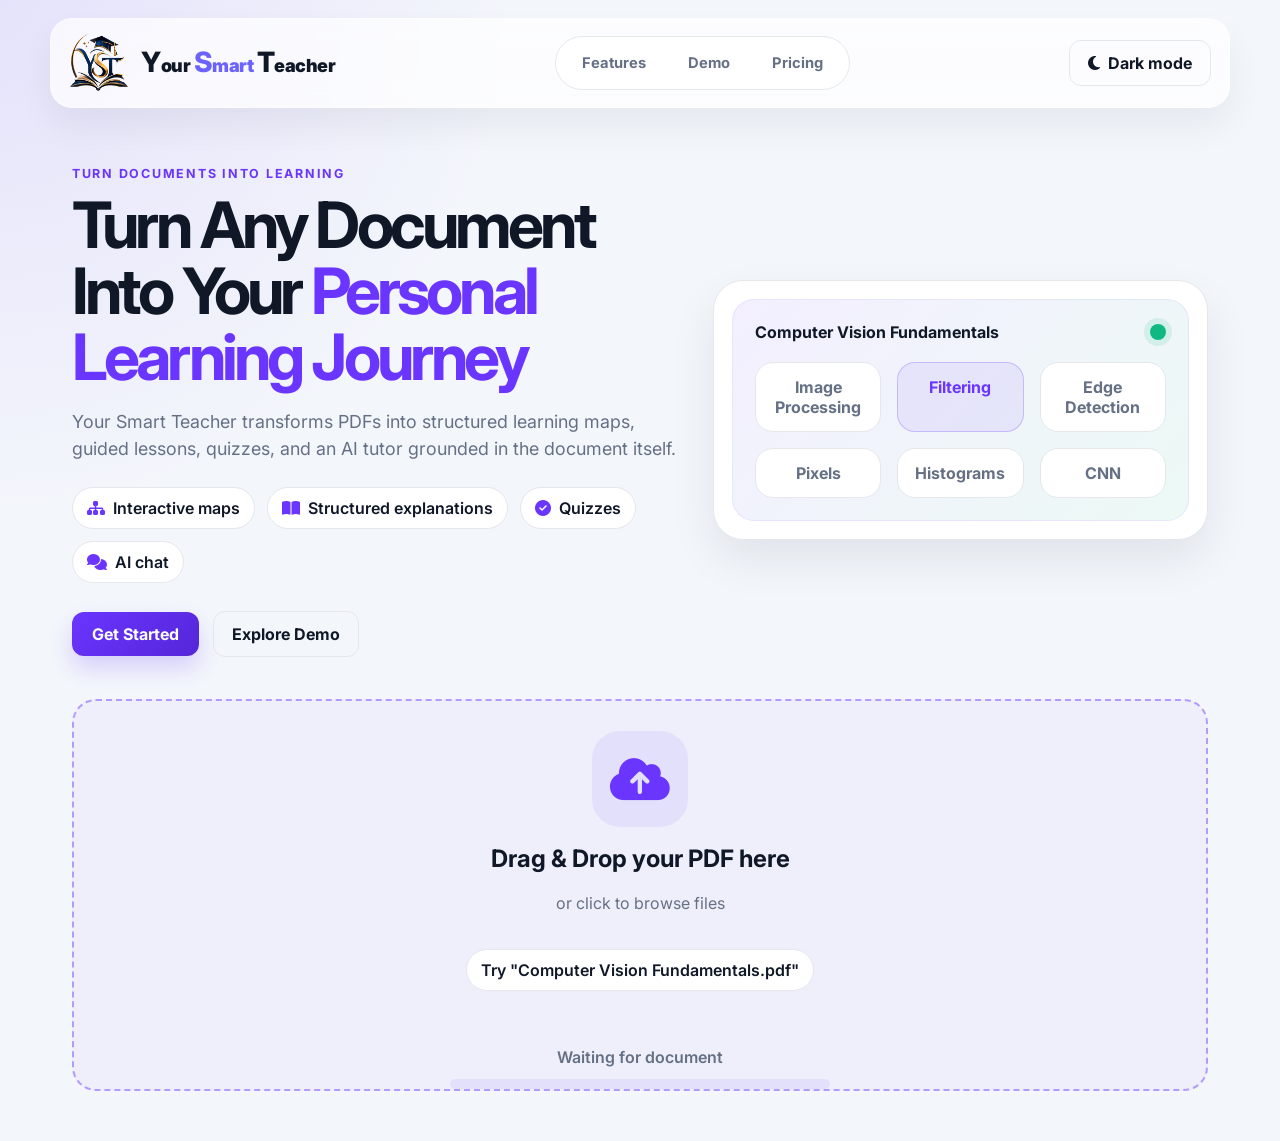
<file: index.html>
<!doctype html>
<html lang="en">
  <head>
    <meta charset="UTF-8" />
    <meta name="viewport" content="width=device-width, initial-scale=1.0" />
    <title>Your Smart Teacher</title>
    <link rel="stylesheet" href="css/style.css" />
    <link
      rel="stylesheet"
      href="https://cdnjs.cloudflare.com/ajax/libs/font-awesome/6.4.0/css/all.min.css"
    />
    <link rel="preconnect" href="https://fonts.googleapis.com" />
    <link rel="preconnect" href="https://fonts.gstatic.com" crossorigin />
    <link
      href="https://fonts.googleapis.com/css2?family=Inter:wght@400;500;600;700;800&display=swap"
      rel="stylesheet"
    />
  </head>
  <body class="landing-shell">
    <header class="landing-header">
      <div class="logo-wrap">
        <img
          src="assets/images/logo.png"
          alt="Your Smart Teacher"
          class="logo"
        />
        <div class="name-up">
          <span class="brand-name"
            ><span class="brand-initial">Y</span>our
            <span class="smart-word"
              ><span class="brand-initial">S</span>mart</span
            >
<span 
              ><span class="brand-initial">T</span>eacher</span
            >
        </div>
      </div>

      <nav class="top-nav">
        <a href="#features">Features</a>
        <a href="#demo">Demo</a>
        <a href="#pricing">Pricing</a>
      </nav>

      <button
        class="btn-outline"
        id="themeToggleButton"
        onclick="toggleTheme()"
      >
        <i class="fas fa-moon"></i>
        Dark mode
      </button>
    </header>

    <main class="hero">
      <div class="hero-copy">
        <p class="eyebrow">Turn documents into learning</p>
        <h1>
          Turn Any Document Into Your
          <span class="text-accent">Personal Learning Journey</span>
        </h1>
        <p class="lead">
          Your Smart Teacher transforms PDFs into structured learning maps,
          guided lessons, quizzes, and an AI tutor grounded in the document
          itself.
        </p>

        <div class="hero-features">
          <span class="feature-chip"
            ><i class="fas fa-sitemap text-accent"></i> Interactive maps</span
          >
          <span class="feature-chip"
            ><i class="fas fa-book-open text-accent"></i> Structured
            explanations</span
          >
          <span class="feature-chip"
            ><i class="fas fa-circle-check text-accent"></i> Quizzes</span
          >
          <span class="feature-chip"
            ><i class="fas fa-comments text-accent"></i> AI chat</span
          >
        </div>

        <div class="hero-actions">
          <button class="btn-primary" id="startUploadBtn">Get Started</button>
          <button
            class="btn-outline"
            onclick="window.location.href = 'dashboard.html'"
          >
            Explore Demo
          </button>
        </div>
      </div>

      <div class="hero-preview" id="demo">
        <div class="preview-card">
          <div class="preview-top">
            <div>
              <strong>Computer Vision Fundamentals</strong>
            </div>
            <span class="preview-swatch"></span>
          </div>

          <div class="map-preview">
            <div class="preview-node">Image Processing</div>
            <div class="preview-node current">Filtering</div>
            <div class="preview-node">Edge Detection</div>
            <div class="preview-node">Pixels</div>
            <div class="preview-node">Histograms</div>
            <div class="preview-node">CNN</div>
          </div>
        </div>
      </div>
    </main>

    <section class="upload-panel">
      <div class="upload-zone" id="uploadZone">
        <input type="file" id="pdfInput" accept=".pdf" class="hidden-input" />
        <button class="remove-file" aria-label="Remove file">
          <i class="fas fa-xmark"></i>
        </button>

        <div class="upload-content">
          <div class="upload-icon"><i class="fas fa-cloud-upload-alt"></i></div>
          <h2>Drag & Drop your PDF here</h2>
          <p class="text-secondary">or click to browse files</p>
          <div class="tag-sample mt-20">
            <span class="feature-chip"
              >Try "Computer Vision Fundamentals.pdf"</span
            >
          </div>
        </div>

        <div class="file-meta"></div>
        <div class="upload-status">Waiting for document</div>
        <div class="upload-progress">
          <span class="upload-progress-bar"></span>
        </div>
      </div>
    </section>

    <script src="js/data.js"></script>
    <script src="js/app.js"></script>
  </body>
</html>
</file>
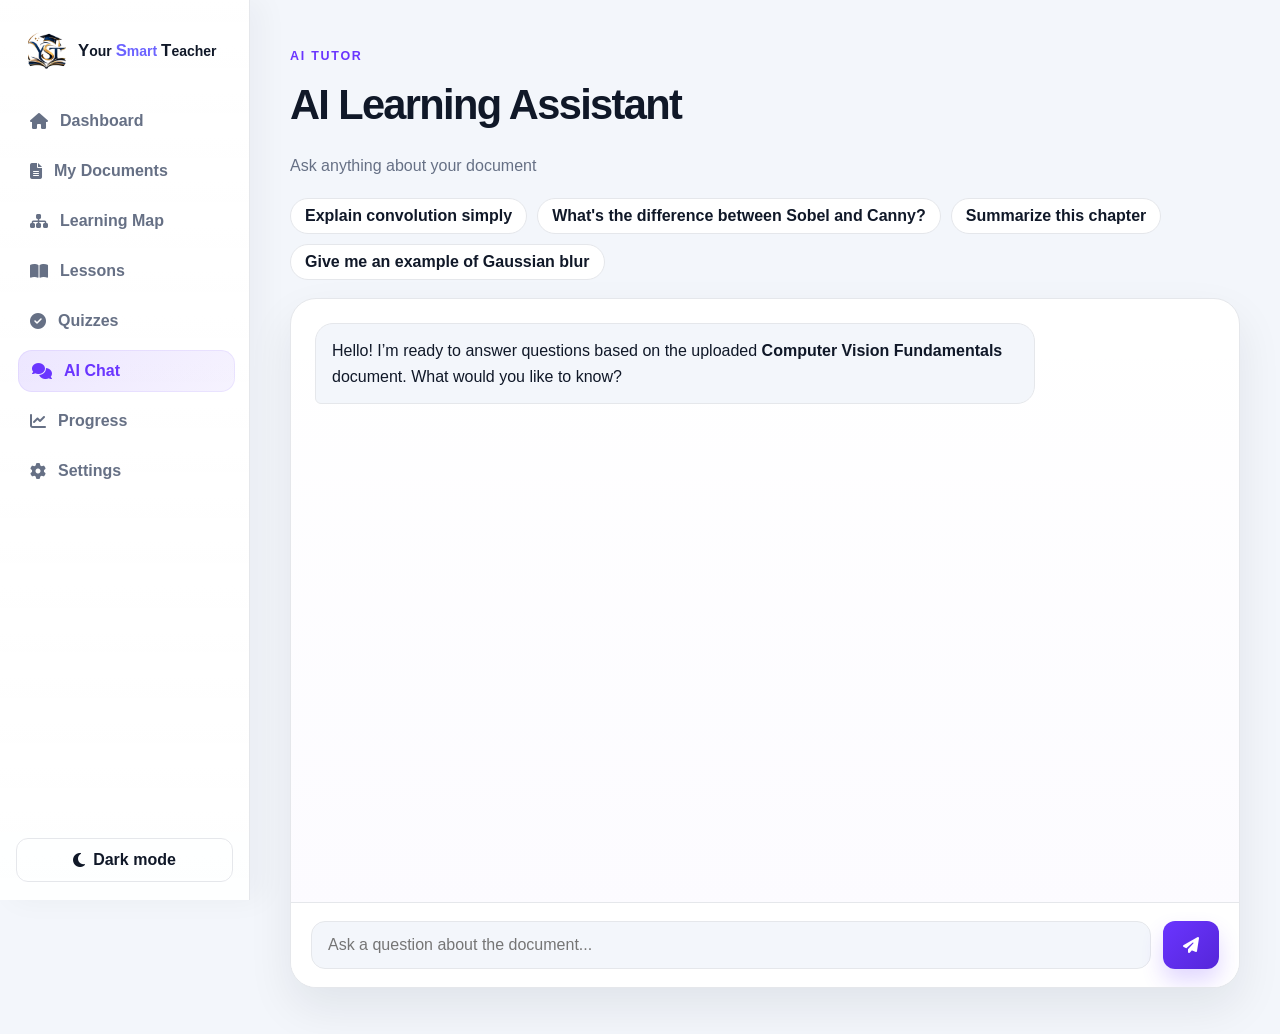
<file: chat.html>
<!doctype html>
<html lang="en">
  <head>
    <meta charset="UTF-8" />
    <meta name="viewport" content="width=device-width, initial-scale=1.0" />
    <title>AI Chat - Your Smart Teacher</title>
    <link rel="stylesheet" href="css/style.css" />
    <link rel="stylesheet" href="https://cdnjs.cloudflare.com/ajax/libs/font-awesome/6.4.0/css/all.min.css" />
  </head>
  <body>
    <div class="app-layout">
      <aside class="sidebar" id="sidebar"></aside>

      <main class="main-content">
        <div class="chat-layout">
          <header class="page-header" style="margin-bottom: 18px;">
            <div>
              <p class="eyebrow">AI Tutor</p>
              <h1>AI Learning Assistant</h1>
            </div>
          </header>

          <p class="text-secondary mb-20">Ask anything about your document</p>

          <div class="chat-toolbar">
            <button class="suggested-q" data-question="Explain convolution simply">Explain convolution simply</button>
            <button class="suggested-q" data-question="What's the difference between Sobel and Canny?">What's the difference between Sobel and Canny?</button>
            <button class="suggested-q" data-question="Summarize this chapter">Summarize this chapter</button>
            <button class="suggested-q" data-question="Give me an example of Gaussian blur">Give me an example of Gaussian blur</button>
          </div>

          <div class="chat-wrapper">
            <div class="chat-history" id="chatHistory">
              <div class="chat-msg ai-msg">
                Hello! I’m ready to answer questions based on the uploaded <strong>Computer Vision Fundamentals</strong> document. What would you like to know?
              </div>
            </div>

            <div class="chat-input-area">
              <input type="text" id="chatInput" placeholder="Ask a question about the document..." />
              <button class="btn-primary" id="sendBtn"><i class="fas fa-paper-plane"></i></button>
            </div>
          </div>
        </div>
      </main>
    </div>

    <script src="js/data.js"></script>
    <script src="js/app.js"></script>
    <script src="js/chat.js"></script>
  </body>
</html>
</file>
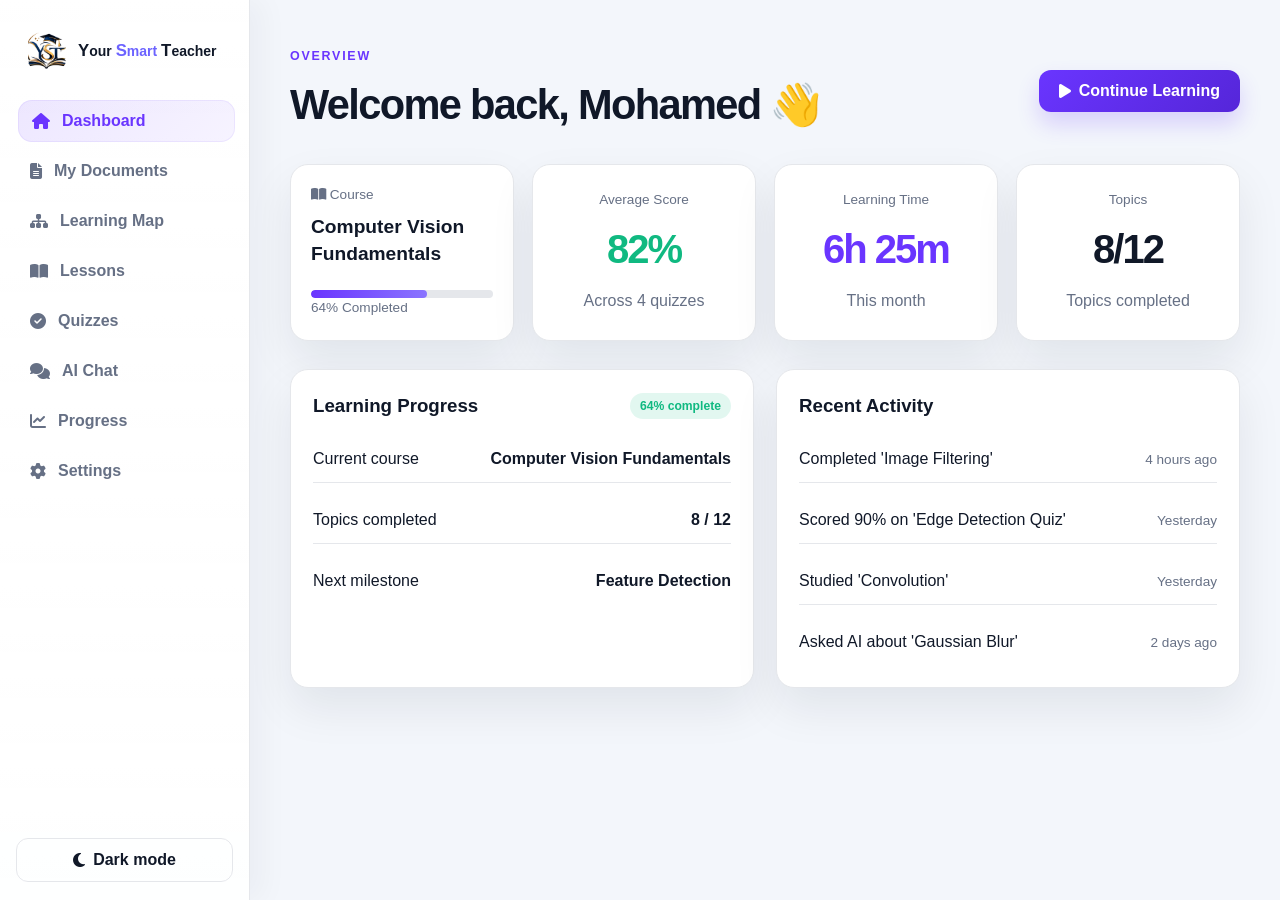
<file: dashboard.html>
<!doctype html>
<html lang="en">
  <head>
    <meta charset="UTF-8" />
    <meta name="viewport" content="width=device-width, initial-scale=1.0" />
    <title>Dashboard - Your Smart Teacher</title>
    <link rel="stylesheet" href="css/style.css" />
    <link rel="stylesheet" href="https://cdnjs.cloudflare.com/ajax/libs/font-awesome/6.4.0/css/all.min.css" />
  </head>
  <body>
    <div class="app-layout">
      <aside class="sidebar" id="sidebar"></aside>

      <main class="main-content">
        <header class="page-header">
          <div>
            <p class="eyebrow">Overview</p>
            <h1>Welcome back, Mohamed 👋</h1>
          </div>
          <button class="btn-primary" onclick="window.location.href='learning.html?lesson=image-filtering'">
            <i class="fas fa-play"></i> Continue Learning
          </button>
        </header>

        <section class="stats-grid" id="dashboardStats"></section>

        <div class="content-grid">
          <section class="card" style="padding: 22px;">
            <div class="section-header">
              <h3>Learning Progress</h3>
              <span class="badge success">64% complete</span>
            </div>
            <div class="list-stack">
              <div class="list-item">
                <span>Current course</span>
                <strong>Computer Vision Fundamentals</strong>
              </div>
              <div class="list-item">
                <span>Topics completed</span>
                <strong>8 / 12</strong>
              </div>
              <div class="list-item">
                <span>Next milestone</span>
                <strong>Feature Detection</strong>
              </div>
            </div>
          </section>

          <section class="card" style="padding: 22px;">
            <div class="section-header">
              <h3>Recent Activity</h3>
            </div>
            <div class="activity-list" id="recentActivity"></div>
          </section>
        </div>
      </main>
    </div>

    <script src="js/data.js"></script>
    <script src="js/app.js"></script>
    <script src="js/dashboard.js"></script>
  </body>
</html>
</file>
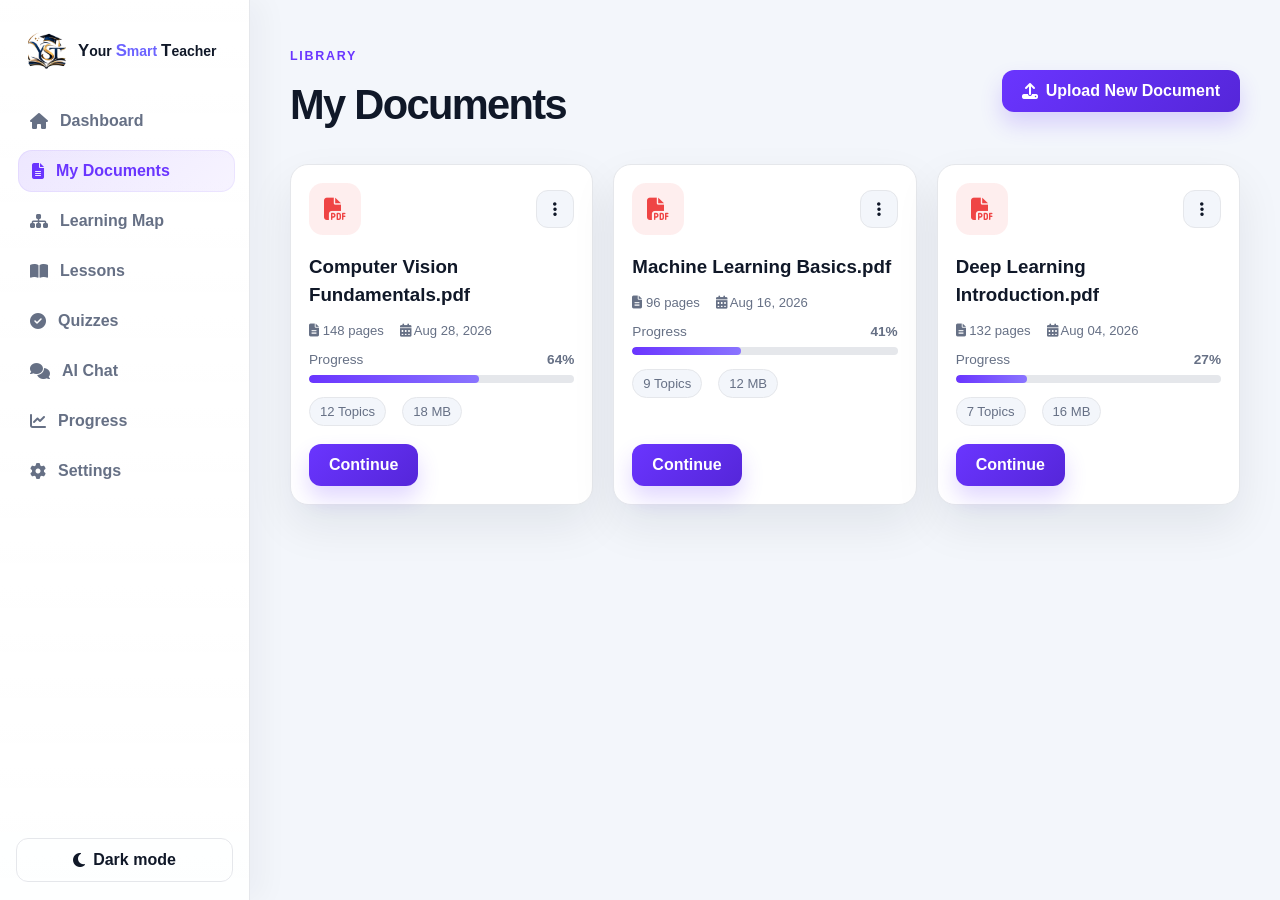
<file: documents.html>
<!doctype html>
<html lang="en">
  <head>
    <meta charset="UTF-8" />
    <meta name="viewport" content="width=device-width, initial-scale=1.0" />
    <title>My Documents - Your Smart Teacher</title>
    <link rel="stylesheet" href="css/style.css" />
    <link
      rel="stylesheet"
      href="https://cdnjs.cloudflare.com/ajax/libs/font-awesome/6.4.0/css/all.min.css"
    />
  </head>
  <body>
    <div class="app-layout">
      <aside class="sidebar" id="sidebar"></aside>

      <main class="main-content">
        <div class="page-header">
          <div>
            <p class="eyebrow">Library</p>
            <h1>My Documents</h1>
          </div>
          <button class="btn-primary" id="uploadNewDocumentBtn">
            <i class="fas fa-upload"></i> Upload New Document
          </button>
        </div>

        <div class="document-grid" id="documentGrid"></div>
      </main>
    </div>

    <script src="js/data.js"></script>
    <script src="js/app.js"></script>
    <script src="js/documents.js"></script>
  </body>
</html>
</file>
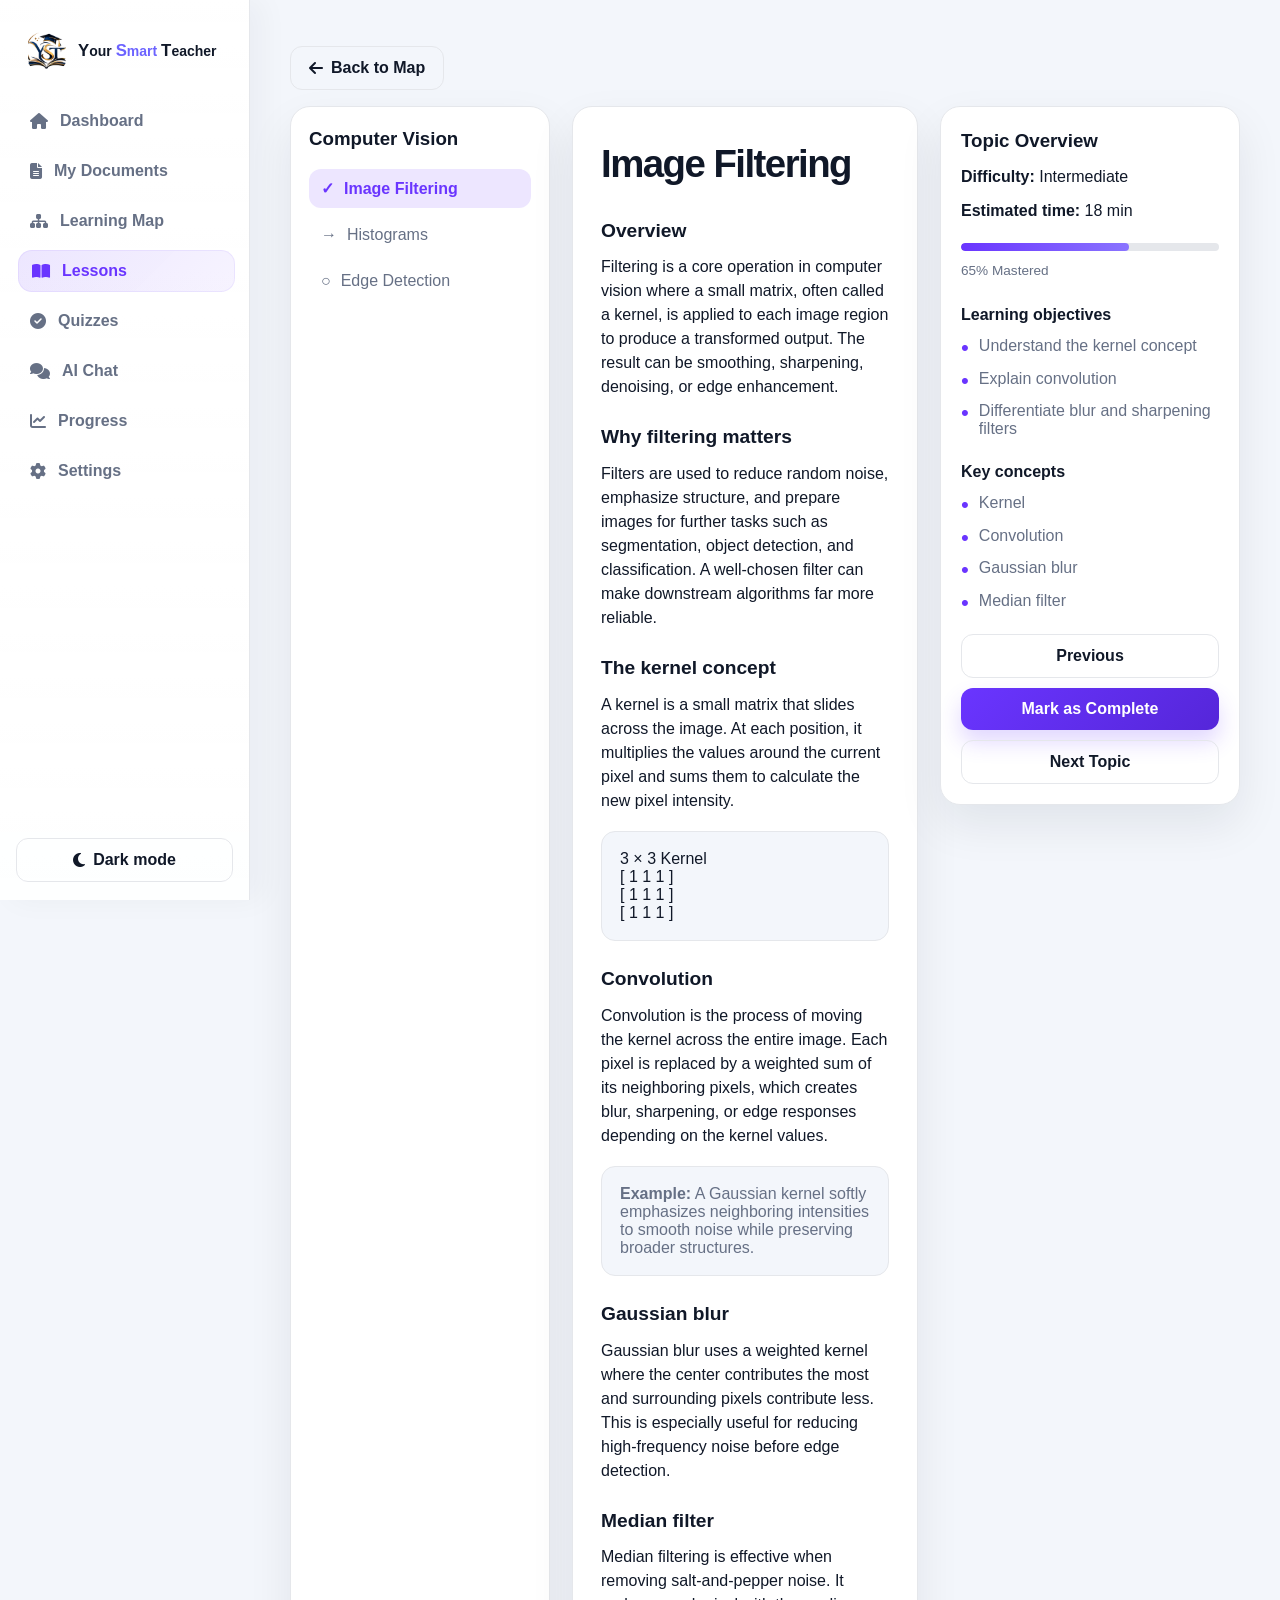
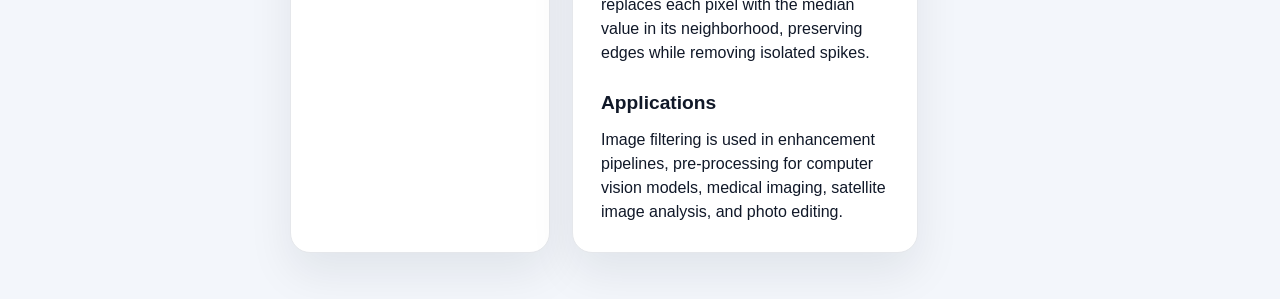
<file: learning.html>
<!doctype html>
<html lang="en">
  <head>
    <meta charset="UTF-8" />
    <meta name="viewport" content="width=device-width, initial-scale=1.0" />
    <title>Lesson - Your Smart Teacher</title>
    <link rel="stylesheet" href="css/style.css" />
    <link rel="stylesheet" href="https://cdnjs.cloudflare.com/ajax/libs/font-awesome/6.4.0/css/all.min.css" />
  </head>
  <body>
    <div class="app-layout">
      <aside class="sidebar" id="sidebar"></aside>

      <main class="main-content">
        <div class="page-header" style="margin-bottom: 16px;">
          <button class="btn-outline" onclick="window.location.href='mindmap.html'">
            <i class="fas fa-arrow-left"></i> Back to Map
          </button>
        </div>

        <div class="lesson-layout">
          <aside class="lesson-nav">
            <div class="section-header">
              <h3>Computer Vision</h3>
            </div>
            <ul class="lesson-topic-list" id="lessonNavList"></ul>
          </aside>

          <article class="lesson-content">
            <h1 id="lessonTitle">Loading lesson...</h1>
            <div id="lessonBody"></div>
          </article>

          <aside class="lesson-meta">
            <div id="lessonMeta"></div>
            <div class="lesson-actions">
              <button class="btn-outline" id="prevLessonBtn">Previous</button>
              <button class="btn-primary" id="markCompleteBtn">Mark as Complete</button>
              <button class="btn-outline" id="nextLessonBtn">Next Topic</button>
            </div>
          </aside>
        </div>
      </main>
    </div>

    <script src="js/data.js"></script>
    <script src="js/app.js"></script>
    <script src="js/learning.js"></script>
  </body>
</html>
</file>
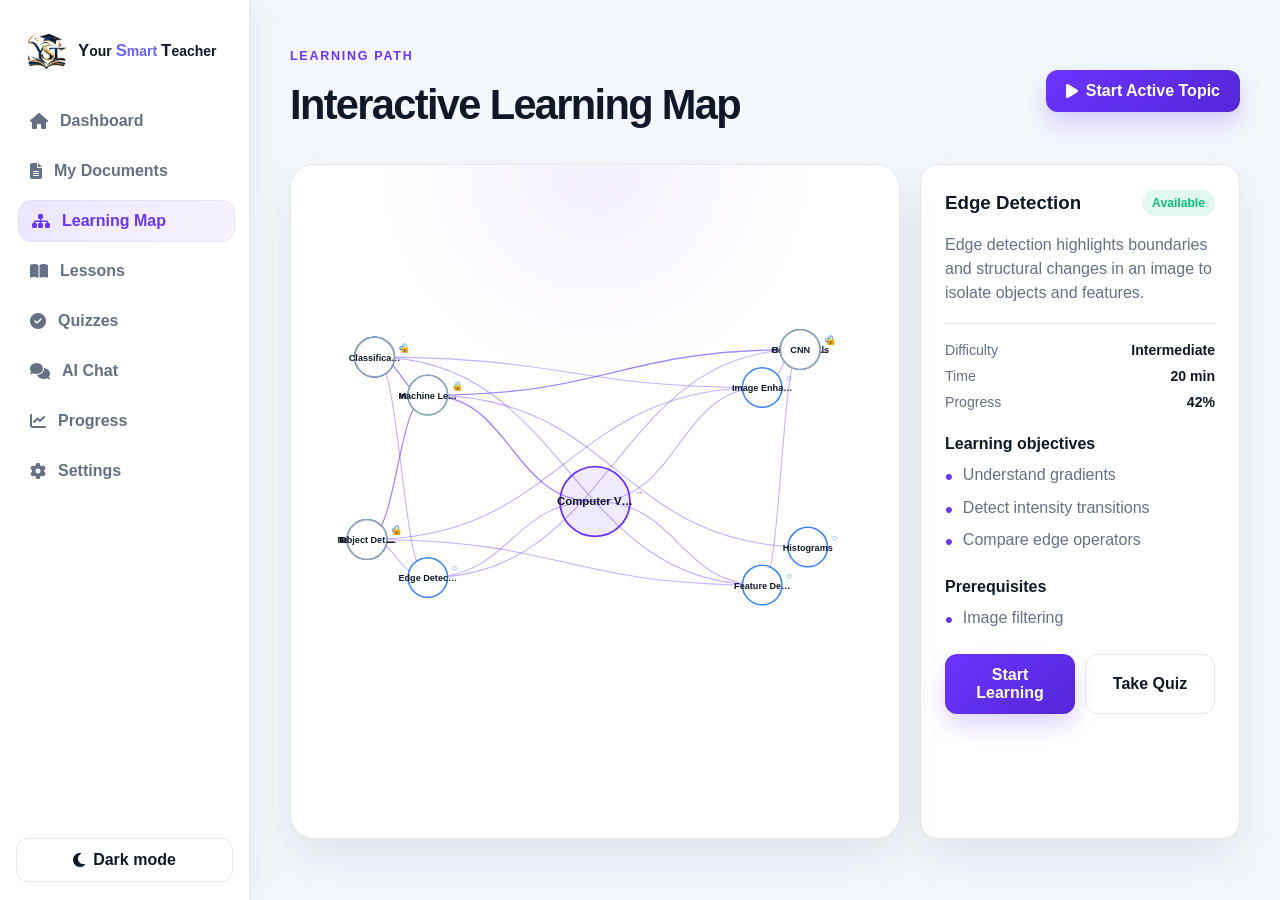
<file: mindmap.html>
<!doctype html>
<html lang="en">
  <head>
    <meta charset="UTF-8" />
    <meta name="viewport" content="width=device-width, initial-scale=1.0" />
    <title>Learning Map - Your Smart Teacher</title>
    <link rel="stylesheet" href="css/style.css" />
    <link rel="stylesheet" href="https://cdnjs.cloudflare.com/ajax/libs/font-awesome/6.4.0/css/all.min.css" />
  </head>
  <body>
    <div class="app-layout">
      <aside class="sidebar" id="sidebar"></aside>

      <main class="main-content">
        <div class="page-header">
          <div>
            <p class="eyebrow">Learning Path</p>
            <h1>Interactive Learning Map</h1>
          </div>
          <button class="btn-primary" onclick="window.location.href='learning.html?lesson=image-filtering'">
            <i class="fas fa-play"></i> Start Active Topic
          </button>
        </div>

        <div class="mindmap-shell">
          <div class="mindmap-stage card" id="mindmapContainer"></div>
          <aside class="card mindmap-panel" id="topicDetails"></aside>
        </div>
      </main>
    </div>

    <script src="js/data.js"></script>
    <script src="js/app.js"></script>
    <script src="js/mindmap.js"></script>
  </body>
</html>
</file>
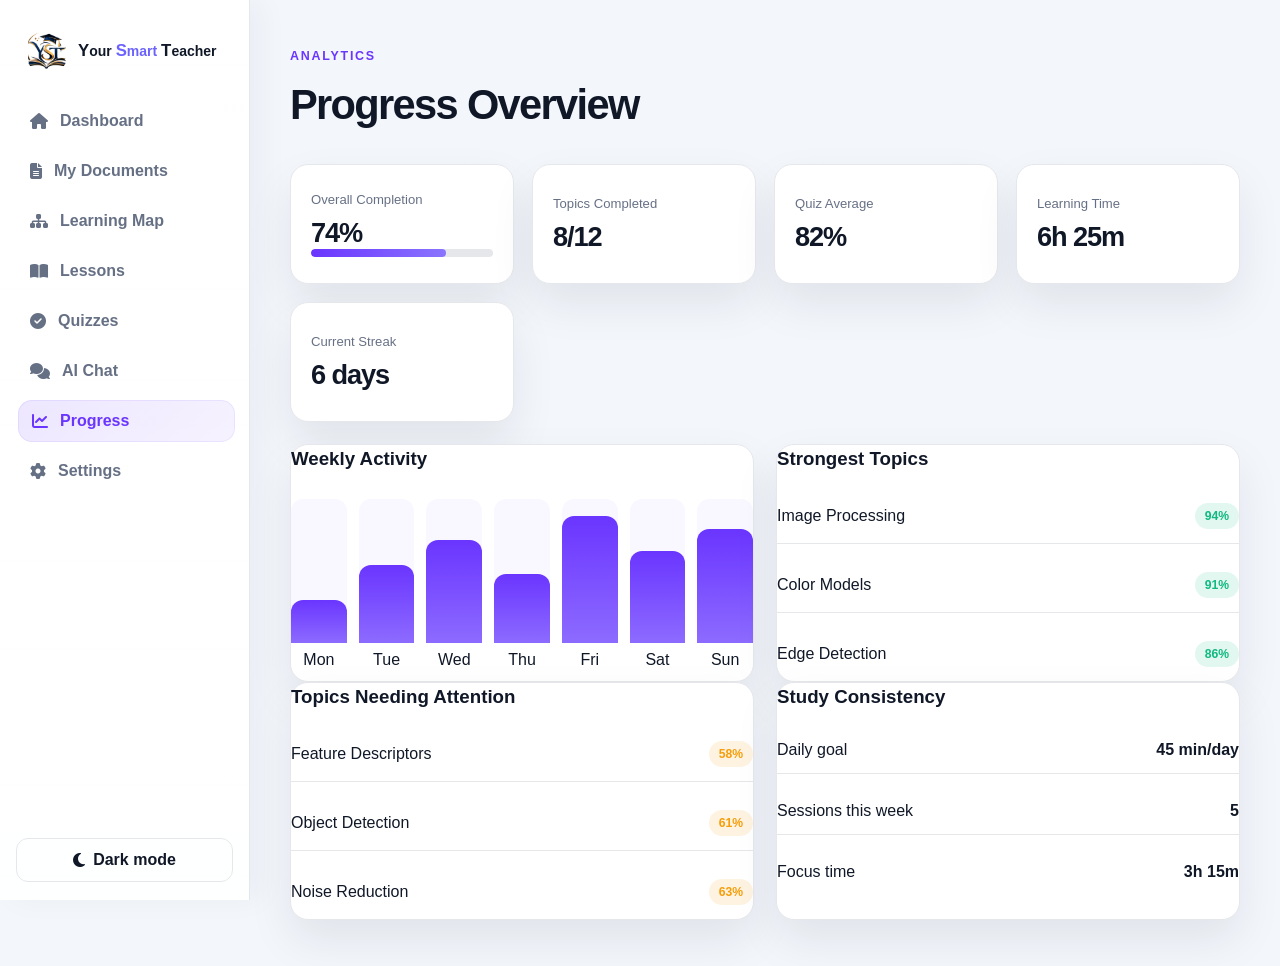
<file: progress.html>
<!doctype html>
<html lang="en">
  <head>
    <meta charset="UTF-8" />
    <meta name="viewport" content="width=device-width, initial-scale=1.0" />
    <title>Progress - Your Smart Teacher</title>
    <link rel="stylesheet" href="css/style.css" />
    <link
      rel="stylesheet"
      href="https://cdnjs.cloudflare.com/ajax/libs/font-awesome/6.4.0/css/all.min.css"
    />
  </head>
  <body>
    <div class="app-layout">
      <aside class="sidebar" id="sidebar"></aside>

      <main class="main-content">
        <div class="page-header">
          <div>
            <p class="eyebrow">Analytics</p>
            <h1>Progress Overview</h1>
          </div>
        </div>

        <div class="progress-summary" id="progressSummary"></div>
        <div class="content-grid progress-grid">
          <section class="card">
            <div class="section-header">
              <h3>Weekly Activity</h3>
            </div>
            <div id="weeklyProgressChart" class="weekly-progress-chart"></div>
          </section>

          <section class="card">
            <div class="section-header">
              <h3>Strongest Topics</h3>
            </div>
            <div id="strongestTopics" class="list-stack"></div>
          </section>
        </div>

        <div class="content-grid">
          <section class="card">
            <div class="section-header">
              <h3>Topics Needing Attention</h3>
            </div>
            <div id="weakTopics" class="list-stack"></div>
          </section>

          <section class="card">
            <div class="section-header">
              <h3>Study Consistency</h3>
            </div>
            <div id="studyConsistency" class="list-stack"></div>
          </section>
        </div>
      </main>
    </div>

    <script src="js/data.js"></script>
    <script src="js/app.js"></script>
    <script src="js/progress.js"></script>
  </body>
</html>
</file>
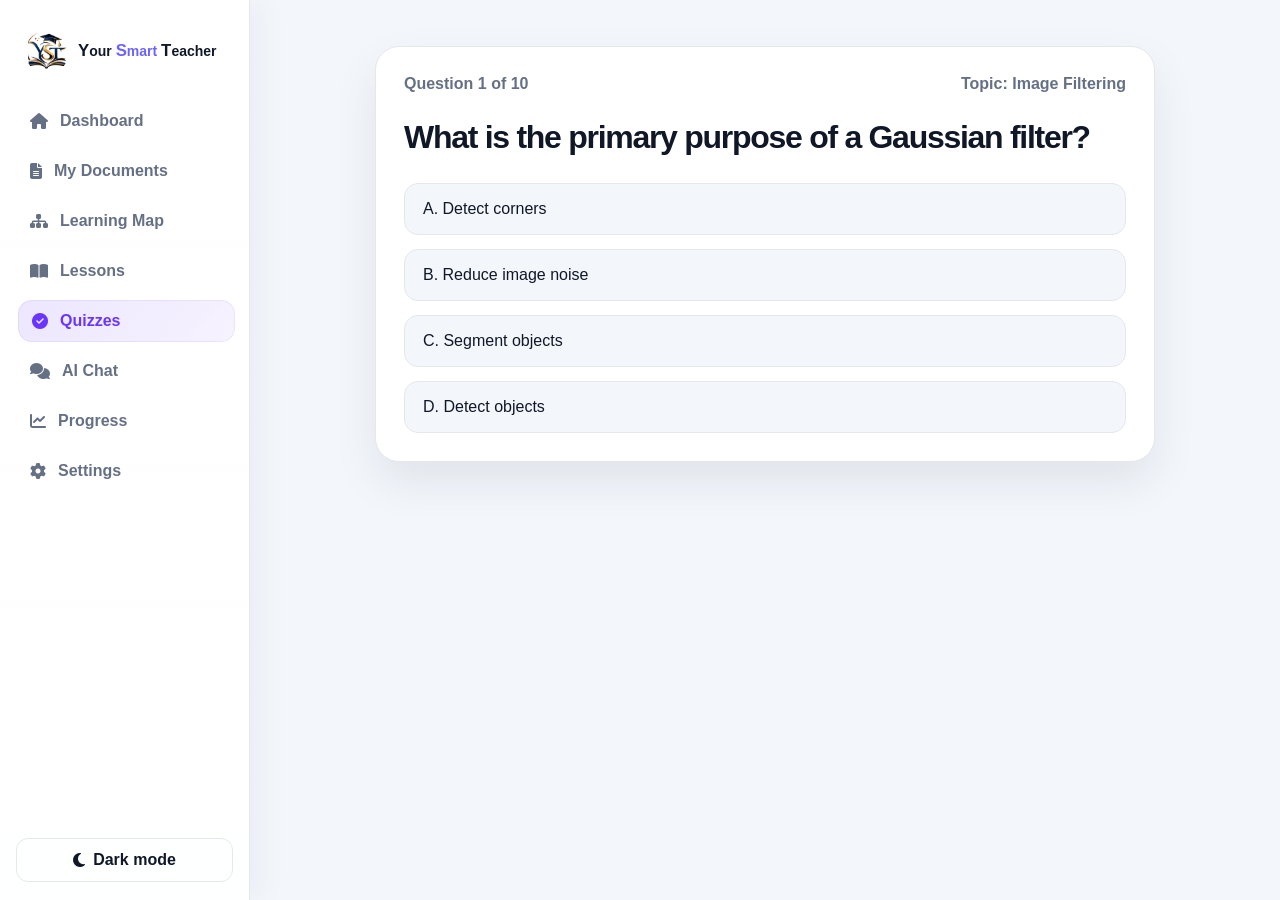
<file: quiz.html>
<!doctype html>
<html lang="en">
  <head>
    <meta charset="UTF-8" />
    <meta name="viewport" content="width=device-width, initial-scale=1.0" />
    <title>Quiz - Your Smart Teacher</title>
    <link rel="stylesheet" href="css/style.css" />
    <link rel="stylesheet" href="https://cdnjs.cloudflare.com/ajax/libs/font-awesome/6.4.0/css/all.min.css" />
  </head>
  <body>
    <div class="app-layout">
      <aside class="sidebar" id="sidebar"></aside>

      <main class="main-content">
        <div class="quiz-shell">
          <div id="quizArea"></div>
        </div>
      </main>
    </div>

    <script src="js/data.js"></script>
    <script src="js/app.js"></script>
    <script src="js/quiz.js"></script>
  </body>
</html>
</file>
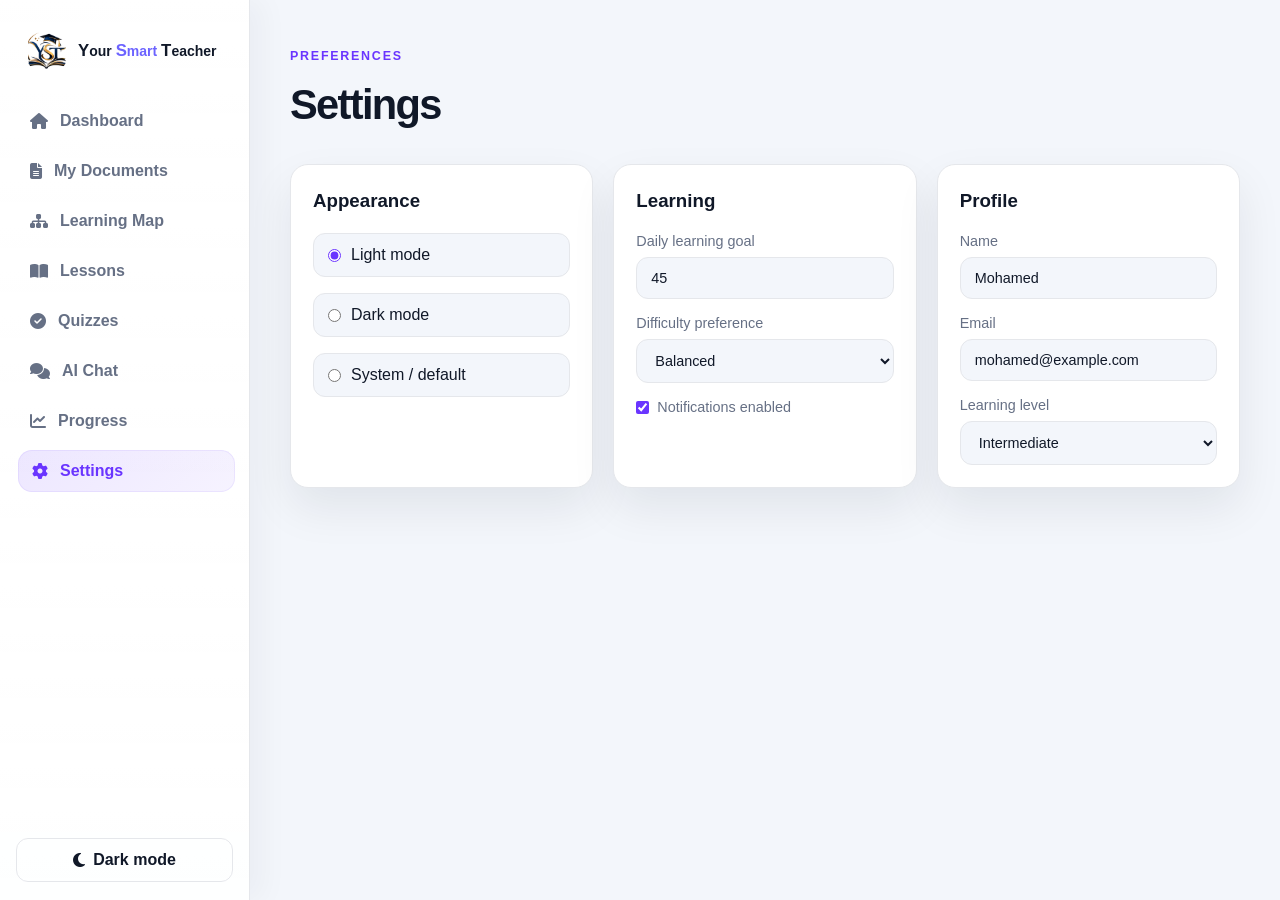
<file: settings.html>
<!doctype html>
<html lang="en">
  <head>
    <meta charset="UTF-8" />
    <meta name="viewport" content="width=device-width, initial-scale=1.0" />
    <title>Settings - Your Smart Teacher</title>
    <link rel="stylesheet" href="css/style.css" />
    <link
      rel="stylesheet"
      href="https://cdnjs.cloudflare.com/ajax/libs/font-awesome/6.4.0/css/all.min.css"
    />
  </head>
  <body>
    <div class="app-layout">
      <aside class="sidebar" id="sidebar"></aside>

      <main class="main-content">
        <div class="page-header">
          <div>
            <p class="eyebrow">Preferences</p>
            <h1>Settings</h1>
          </div>
        </div>

        <div class="settings-grid">
          <section class="card settings-panel">
            <h3>Appearance</h3>
            <div class="setting-group">
              <label class="toggle-option">
                <input type="radio" name="themeMode" value="light" checked />
                <span>Light mode</span>
              </label>
              <label class="toggle-option">
                <input type="radio" name="themeMode" value="dark" />
                <span>Dark mode</span>
              </label>
              <label class="toggle-option">
                <input type="radio" name="themeMode" value="system" />
                <span>System / default</span>
              </label>
            </div>
          </section>

          <section class="card settings-panel">
            <h3>Learning</h3>
            <div class="form-grid">
              <label>
                <span>Daily learning goal</span>
                <input type="number" value="45" min="15" max="180" />
              </label>
              <label>
                <span>Difficulty preference</span>
                <select>
                  <option>Balanced</option>
                  <option>Beginner</option>
                  <option>Intermediate</option>
                  <option>Advanced</option>
                </select>
              </label>
              <label class="checkbox-row">
                <input type="checkbox" checked />
                <span>Notifications enabled</span>
              </label>
            </div>
          </section>

          <section class="card settings-panel">
            <h3>Profile</h3>
            <div class="form-grid">
              <label>
                <span>Name</span>
                <input type="text" value="Mohamed" />
              </label>
              <label>
                <span>Email</span>
                <input type="email" value="mohamed@example.com" />
              </label>
              <label>
                <span>Learning level</span>
                <select>
                  <option>Intermediate</option>
                  <option>Beginner</option>
                  <option>Advanced</option>
                </select>
              </label>
            </div>
          </section>
        </div>
      </main>
    </div>

    <script src="js/data.js"></script>
    <script src="js/app.js"></script>
    <script src="js/settings.js"></script>
  </body>
</html>
</file>
<file: css/style.css>
:root {
  --bg-primary: #f3f6fb;
  --bg-secondary: #ffffff;
  --bg-tertiary: #eef2ff;
  --card-bg: #ffffff;
  --text-primary: #101828;
  --text-secondary: #667085;
  --border-color: #e5e7eb;
  --accent: #6a35ff;
  --accent-soft: rgba(106, 53, 255, 0.12);
  --accent-hover: #5526d9;
  --success: #10b981;
  --success-soft: rgba(16, 185, 129, 0.12);
  --warning: #f59e0b;
  --warning-soft: rgba(245, 158, 11, 0.12);
  --danger: #ef4444;
  --danger-soft: rgba(239, 68, 68, 0.12);
  --shadow: 0 20px 45px rgba(15, 23, 42, 0.08);
  --sidebar-width: 250px;
  --radius: 18px;
  --transition: 0.22s ease;
}

[data-theme="dark"] {
  --bg-primary: #0f172a;
  --bg-secondary: #111827;
  --bg-tertiary: #172033;
  --card-bg: #111827;
  --text-primary: #f3f6ff;
  --text-secondary: #a8b1c4;
  --border-color: #243044;
  --accent: #8d6bff;
  --accent-soft: rgba(141, 107, 255, 0.18);
  --accent-hover: #7357ea;
  --success: #34d399;
  --success-soft: rgba(52, 211, 153, 0.16);
  --warning: #fbbf24;
  --warning-soft: rgba(251, 191, 36, 0.16);
  --danger: #f87171;
  --danger-soft: rgba(248, 113, 113, 0.16);
  --shadow: 0 25px 50px rgba(2, 6, 23, 0.52);
}

* {
  box-sizing: border-box;
  margin: 0;
  padding: 0;
  font-family: Inter, "Segoe UI", sans-serif;
}

html {
  scroll-behavior: smooth;
}
.logo {
  /* margin-left: 50px; */
  width: 60px;
  height: 60px;
  border-radius: 12px;
}

.brand-name {
  font-size:18px;
  font-weight: 900;
  font-family: "Inter", sans-serif;
  line-height: 1.2;
  white-space: nowrap;
  
}

.brand-initial {
  font-size:28px;
  font-weight: 800;
  margin: 0px;
  
}

.smart-word,
.smart-word .brand-initial {
  color: #6c63ff;
}
body {
  background: var(--bg-primary);
  color: var(--text-primary);
  transition:
    background var(--transition),
    color var(--transition);
  overflow-x: hidden;
}

a {
  color: inherit;
  text-decoration: none;
}

button,
input,
select {
  font: inherit;
}

img {
  max-width: 100%;
}

h1,
h2,
h3,
h4,
p {
  line-height: 1.5;
}

button {
  border: none;
  cursor: pointer;
}

:focus-visible {
  outline: 2px solid rgba(106, 53, 255, 0.5);
  outline-offset: 2px;
}

.mt-10 {
  margin-top: 10px;
}
.mt-20 {
  margin-top: 20px;
}
.mb-10 {
  margin-bottom: 10px;
}
.mb-20 {
  margin-bottom: 20px;
}
.text-left {
  text-align: left;
}
.text-center {
  text-align: center;
}
.w-100 {
  width: 100%;
}
.text-accent {
  color: var(--accent);
}
.text-success {
  color: var(--success);
}
.text-danger {
  color: var(--danger);
}
.text-secondary {
  color: var(--text-secondary);
}
.text-sm {
  font-size: 0.85rem;
}
.flex-between {
  display: flex;
  align-items: center;
  justify-content: space-between;
  gap: 12px;
}

.eyebrow {
  display: inline-block;
  color: var(--accent);
  font-size: 0.78rem;
  letter-spacing: 0.14em;
  text-transform: uppercase;
  font-weight: 700;
  margin-bottom: 8px;
}

.btn-primary,
.btn-outline,
.icon-button {
  display: inline-flex;
  align-items: center;
  justify-content: center;
  gap: 8px;
  border-radius: 12px;
  font-weight: 700;
  transition:
    transform var(--transition),
    box-shadow var(--transition),
    border-color var(--transition),
    background var(--transition),
    color var(--transition);
}

.btn-primary {
  background: linear-gradient(135deg, var(--accent), var(--accent-hover));
  color: #fff;
  padding: 12px 20px;
  box-shadow: 0 12px 22px rgba(106, 53, 255, 0.2);
}

.btn-primary:hover,
.btn-outline:hover,
.icon-button:hover {
  transform: translateY(-1px);
}

.btn-outline {
  background: transparent;
  border: 1px solid var(--border-color);
  color: var(--text-primary);
  padding: 12px 18px;
}

.btn-outline:hover {
  border-color: var(--accent);
  color: var(--accent);
}

.icon-button {
  width: 38px;
  height: 38px;
  background: var(--bg-primary);
  border: 1px solid var(--border-color);
  color: var(--text-primary);
}

.app-layout {
  display: flex;
  min-height: 100vh;
}

.sidebar {
  position: fixed;
  inset: 0 auto 0 0;
  width: var(--sidebar-width);
  background: linear-gradient(
    180deg,
    var(--bg-secondary),
    rgba(255, 255, 255, 0.92)
  );
  border-right: 1px solid var(--border-color);
  padding: 22px 16px 18px;
  display: flex;
  flex-direction: column;
  z-index: 20;
  box-shadow: 12px 0 28px rgba(15, 23, 42, 0.04);
}

[data-theme="dark"] .sidebar {
  background: linear-gradient(
    180deg,
    var(--bg-secondary),
    rgba(17, 24, 39, 0.94)
  );
}

.sidebar-header {
  display: flex;
  align-items: center;
  justify-content: space-between;
  gap: 12px;
}

.brand {
  display: flex;
  align-items: center;
  flex: 1;
  min-width: 0;
  gap: 12px;
  font-size: 1.18rem;
  font-weight: 800;
  padding: 10px 12px 18px;
  color: var(--text-primary);
}

.brand-mark {
  display: grid;
  place-items: center;
  width: 38px;
  height: 38px;
  border-radius: 14px;
  background: linear-gradient(
    135deg,
    var(--accent-soft),
    rgba(106, 53, 255, 0.18)
  );
  color: var(--accent);
}

.brand-logo {
  flex: 0 0 38px;
  width: 38px;
  height: 38px;
  border-radius: 10px;
  object-fit: cover;
}

.brand .brand-name {
  min-width: 0;
  font-size: 14px;
  line-height: 1.1;
  white-space: normal;
}

.brand .brand-initial {
  font-size: 1.2em;
}

.mobile-menu-toggle {
  display: none;
  align-items: center;
  justify-content: center;
  gap: 8px;
  padding: 10px 12px;
  border: 1px solid var(--border-color);
  border-radius: 12px;
  background: var(--bg-primary);
  color: var(--text-primary);
  font-weight: 700;
}

.nav-menu {
  display: flex;
  flex-direction: column;
  gap: 8px;
  margin-top: 12px;
}

.nav-item {
  display: flex;
  align-items: center;
  gap: 12px;
  padding: 12px 14px;
  border-radius: 14px;
  color: var(--text-secondary);
  font-weight: 700;
  transition:
    background var(--transition),
    color var(--transition),
    transform var(--transition),
    box-shadow var(--transition);
}

.nav-item:hover,
.nav-item.active {
  background: linear-gradient(
    135deg,
    var(--accent-soft),
    rgba(106, 53, 255, 0.06)
  );
  color: var(--accent);
  transform: translateX(2px);
  box-shadow: inset 0 0 0 1px rgba(106, 53, 255, 0.08);
}

.sidebar-theme-toggle {
  margin-top: auto;
  width: 100%;
}

.main-content {
  flex: 1;
  margin-left: var(--sidebar-width);
  padding: 46px 40px;
}

.page-header {
  display: flex;
  align-items: center;
  justify-content: space-between;
  gap: 20px;
  margin-bottom: 28px;
}

.page-header h1,
.main-content h1 {
  font-size: clamp(2rem, 4vw, 2.6rem);
  letter-spacing: -0.04em;
}

.card {
  background: var(--bg-secondary);
  border: 1px solid var(--border-color);
  border-radius: var(--radius);
  box-shadow: var(--shadow);
}

.content-grid {
  display: grid;
  grid-template-columns: repeat(2, minmax(0, 1fr));
  gap: 22px;
}

.stats-grid {
  display: grid;
  grid-template-columns: repeat(auto-fit, minmax(210px, 1fr));
  gap: 18px;
  margin-bottom: 28px;
}

.stat-card {
  padding: 22px 20px;
  display: flex;
  flex-direction: column;
  justify-content: center;
  min-height: 164px;
}

.stat-card .stat-label {
  color: var(--text-secondary);
  font-size: 0.85rem;
  margin-bottom: 12px;
}

.stat-card h3 {
  font-size: 1.2rem;
  margin-bottom: 10px;
  line-height: 1.4;
}

.stat-card h1 {
  font-size: clamp(2rem, 4vw, 2.5rem);
  letter-spacing: -0.05em;
}

.stat-card .progress-bg {
  margin-top: 12px;
}

.progress-bg {
  width: 100%;
  height: 8px;
  background: var(--border-color);
  border-radius: 999px;
  overflow: hidden;
}

.progress-fill {
  height: 100%;
  border-radius: inherit;
  background: linear-gradient(90deg, var(--accent), #8a74ff);
}

.section-header {
  display: flex;
  align-items: center;
  justify-content: space-between;
  margin-bottom: 16px;
}

.activity-list,
.list-stack {
  display: flex;
  flex-direction: column;
  gap: 14px;
}

.activity-item,
.list-item {
  display: flex;
  align-items: center;
  justify-content: space-between;
  gap: 12px;
  padding: 14px 0;
  border-bottom: 1px solid var(--border-color);
}

.activity-item:last-child,
.list-item:last-child {
  border-bottom: none;
}

.badge {
  display: inline-flex;
  align-items: center;
  padding: 6px 10px;
  border-radius: 999px;
  font-size: 0.76rem;
  font-weight: 700;
}

.badge.success {
  background: var(--success-soft);
  color: var(--success);
}

.badge.warning {
  background: var(--warning-soft);
  color: var(--warning);
}

.progress-summary {
  display: grid;
  grid-template-columns: repeat(auto-fit, minmax(180px, 1fr));
  gap: 18px;
  margin-bottom: 22px;
}

.metric-card {
  padding: 20px;
  min-height: 120px;
  display: flex;
  flex-direction: column;
  justify-content: center;
}

.metric-label {
  font-size: 0.82rem;
  color: var(--text-secondary);
  margin-bottom: 10px;
}

.metric-card strong {
  font-size: 1.7rem;
  letter-spacing: -0.04em;
}

.document-grid {
  display: grid;
  grid-template-columns: repeat(auto-fit, minmax(260px, 1fr));
  gap: 20px;
}

.document-card {
  padding: 18px;
  display: flex;
  flex-direction: column;
  gap: 18px;
}

.document-card-header {
  display: flex;
  align-items: center;
  justify-content: space-between;
}

.pdf-icon {
  background: rgba(239, 68, 68, 0.09);
  color: #ef4444;
  width: 52px;
  height: 52px;
  border-radius: 14px;
  display: grid;
  place-items: center;
  font-size: 1.4rem;
}

.document-card-body {
  display: flex;
  flex-direction: column;
  gap: 14px;
}

.meta-row,
.doc-tags {
  display: flex;
  flex-wrap: wrap;
  gap: 10px 16px;
  color: var(--text-secondary);
  font-size: 0.82rem;
}

.doc-progress {
  display: flex;
  flex-direction: column;
  gap: 8px;
}

.progress-meta {
  display: flex;
  align-items: center;
  justify-content: space-between;
  color: var(--text-secondary);
  font-size: 0.85rem;
}

.doc-tags span {
  background: var(--bg-primary);
  border: 1px solid var(--border-color);
  padding: 6px 10px;
  border-radius: 999px;
}

.document-card-footer {
  margin-top: auto;
}

.upload-zone {
  position: relative;
  border: 2px dashed rgba(106, 53, 255, 0.45);
  border-radius: 24px;
  background: rgba(106, 53, 255, 0.03);
  min-height: 360px;
  display: grid;
  place-items: center;
  text-align: center;
  transition: all var(--transition);
  overflow: hidden;
}

.upload-zone.is-dragging,
.upload-zone:hover {
  border-color: var(--accent);
  background: rgba(106, 53, 255, 0.06);
  box-shadow: 0 18px 44px rgba(106, 53, 255, 0.08);
}

.upload-zone.is-processing {
  border-style: solid;
  min-height: 290px;
}

.upload-content {
  display: flex;
  flex-direction: column;
  align-items: center;
  gap: 14px;
  padding: 30px;
  width: 100%;
}

.upload-icon {
  display: grid;
  place-items: center;
  width: 96px;
  height: 96px;
  border-radius: 28px;
  background: rgba(106, 53, 255, 0.08);
  color: var(--accent);
  font-size: 3rem;
}

.file-meta {
  display: flex;
  flex-direction: column;
  align-items: center;
  gap: 10px;
  margin-top: 8px;
}

.file-pill {
  display: inline-flex;
  align-items: center;
  gap: 10px;
  padding: 10px 16px;
  border-radius: 999px;
  background: rgba(16, 185, 129, 0.08);
  border: 1px solid rgba(16, 185, 129, 0.18);
  color: var(--success);
  font-weight: 700;
}

.file-size {
  color: var(--text-secondary);
  font-size: 0.8rem;
}

.remove-file {
  display: none;
  position: absolute;
  top: 16px;
  right: 16px;
  width: 34px;
  height: 34px;
  border-radius: 50%;
  background: rgba(239, 68, 68, 0.08);
  color: var(--danger);
}

.upload-status {
  margin-top: 18px;
  color: var(--text-secondary);
  font-weight: 600;
}

.upload-progress {
  position: relative;
  width: min(100%, 380px);
  height: 10px;
  background: rgba(106, 53, 255, 0.08);
  border-radius: 999px;
  overflow: hidden;
  margin-top: 12px;
}

.upload-progress-bar {
  display: block;
  height: 100%;
  width: 0;
  border-radius: inherit;
  background: linear-gradient(90deg, var(--accent), var(--success));
  transition: width 0.5s ease;
}

.hidden-input {
  display: none;
}

.landing-shell {
  min-height: 100vh;
  background:
    radial-gradient(
      circle at top left,
      rgba(106, 53, 255, 0.1),
      transparent 30%
    ),
    var(--bg-primary);
}

.landing-header {
  position: sticky;
  top: 12px;
  z-index: 30;
  max-width: 1180px;
  margin: 18px auto 0;
  padding: 14px 18px;
  display: flex;
  align-items: center;
  justify-content: space-between;
  gap: 16px;
  background: rgba(255, 255, 255, 0.7);
  border: 1px solid rgba(255, 255, 255, 0.4);
  border-radius: 22px;
  box-shadow: 0 18px 35px rgba(15, 23, 42, 0.06);
  backdrop-filter: blur(12px);
}

[data-theme="dark"] .landing-header {
  background: rgba(17, 24, 39, 0.7);
  border-color: rgba(148, 163, 184, 0.18);
}

.logo-wrap {
  display: flex;
  align-items: center;
  gap: 12px;
  font-weight: 800;
  letter-spacing: -0.03em;
}

.logo-mark {
  display: grid;
  place-items: center;
  width: 40px;
  height: 40px;
  border-radius: 14px;
  background: linear-gradient(
    135deg,
    var(--accent-soft),
    rgba(106, 53, 255, 0.2)
  );
  color: var(--accent);
  box-shadow: inset 0 0 0 1px rgba(106, 53, 255, 0.08);
}

.top-nav {
  display: flex;
  align-items: center;
  gap: 10px;
  padding: 7px 10px;
  background: var(--bg-secondary);
  border: 1px solid var(--border-color);
  border-radius: 999px;
  box-shadow: inset 0 0 0 1px rgba(255, 255, 255, 0.08);
}

.top-nav a {
  display: inline-flex;
  align-items: center;
  justify-content: center;
  padding: 10px 16px;
  border-radius: 999px;
  color: var(--text-secondary);
  font-weight: 700;
  font-size: 0.92rem;
  transition: all var(--transition);
}

.top-nav a:hover,
.top-nav a:focus-visible {
  background: var(--accent-soft);
  color: var(--accent);
}

.hero {
  max-width: 1200px;
  margin: 0 auto;
  padding: 54px 32px 42px;
  display: grid;
  grid-template-columns: 1.1fr 0.9fr;
  gap: 36px;
  align-items: center;
}

.hero-copy h1 {
  font-size: clamp(2.8rem, 5vw, 5rem);
  line-height: 1.03;
  letter-spacing: -0.06em;
  max-width: 640px;
}

.hero-copy .lead {
  max-width: 620px;
  margin-top: 20px;
  font-size: 1.12rem;
  color: var(--text-secondary);
}

.hero-features {
  display: flex;
  flex-wrap: wrap;
  gap: 12px;
  margin-top: 24px;
}

.feature-chip {
  display: inline-flex;
  align-items: center;
  gap: 8px;
  background: var(--bg-secondary);
  border: 1px solid var(--border-color);
  border-radius: 999px;
  padding: 10px 14px;
  color: var(--text-primary);
  font-weight: 600;
}

.hero-actions {
  display: flex;
  align-items: center;
  gap: 14px;
  margin-top: 28px;
}

.hero-preview {
  background: var(--bg-secondary);
  border: 1px solid var(--border-color);
  border-radius: 30px;
  box-shadow: var(--shadow);
  padding: 18px;
}

.preview-card {
  background: linear-gradient(
    135deg,
    rgba(106, 53, 255, 0.08),
    rgba(16, 185, 129, 0.08)
  );
  border-radius: 22px;
  padding: 22px;
  border: 1px solid rgba(106, 53, 255, 0.08);
}

.preview-top {
  display: flex;
  align-items: center;
  justify-content: space-between;
  margin-bottom: 20px;
}

.preview-swatch {
  width: 16px;
  height: 16px;
  border-radius: 50%;
  background: var(--success);
  box-shadow: 0 0 0 6px rgba(16, 185, 129, 0.12);
}

.map-preview {
  display: grid;
  grid-template-columns: repeat(3, minmax(0, 1fr));
  gap: 16px;
  margin-top: 18px;
}

.preview-node {
  background: var(--bg-secondary);
  border: 1px solid var(--border-color);
  border-radius: 18px;
  padding: 14px 12px;
  text-align: center;
  color: var(--text-secondary);
  font-weight: 700;
}

.preview-node.current {
  border-color: rgba(106, 53, 255, 0.25);
  background: rgba(106, 53, 255, 0.08);
  color: var(--accent);
}

.hero-cta {
  display: flex;
  align-items: center;
  gap: 10px;
}

.upload-panel {
  max-width: 1200px;
  margin: 0 auto;
  padding: 0 32px 50px;
}

@media (max-width: 980px) {
  .hero {
    grid-template-columns: 1fr;
    gap: 28px;
  }

  .landing-header {
    flex-wrap: wrap;
    gap: 16px;
  }

  .mindmap-shell {
    grid-template-columns: 1fr;
  }

  .lesson-layout {
    grid-template-columns: 1fr;
  }
}

@media (max-width: 840px) {
  .app-layout {
    display: block;
  }

  .sidebar {
    position: sticky;
    top: 0;
    width: 100%;
    height: auto;
    border-right: none;
    border-bottom: 1px solid var(--border-color);
    padding: 18px 14px 12px;
    z-index: 40;
    box-shadow: 0 10px 25px rgba(15, 23, 42, 0.06);
  }

  .sidebar-header {
    align-items: center;
  }

  .mobile-menu-toggle {
    display: inline-flex;
  }

  .nav-menu {
    display: none;
    flex-direction: column;
    gap: 10px;
    margin-top: 12px;
    padding-top: 10px;
    border-top: 1px solid var(--border-color);
  }

  .sidebar.is-open .nav-menu {
    display: flex;
  }

  .main-content {
    margin-left: 0;
    padding: 22px 14px 54px;
  }

  .nav-item {
    white-space: normal;
    padding: 11px 12px;
  }

  .content-grid {
    grid-template-columns: 1fr;
  }

  .stats-grid,
  .progress-summary,
  .document-grid {
    grid-template-columns: 1fr;
  }
}

@media (max-width: 620px) {
  .landing-header {
    padding: 10px 12px;
    border-radius: 18px;
    margin-top: 10px;
    flex-wrap: wrap;
    justify-content: center;
  }

  .logo-wrap {
    width: 100%;
    justify-content: center;
    text-align: center;
  }

  .top-nav {
    width: 100%;
    justify-content: center;
    order: 3;
    padding: 6px;
    background: rgba(106, 53, 255, 0.04);
  }

  .top-nav a {
    flex: 1;
    padding: 10px 12px;
  }

  .page-header {
    flex-direction: column;
    align-items: flex-start;
  }

  .hero-actions {
    flex-direction: column;
    align-items: stretch;
  }

  .hero-actions .btn-primary,
  .hero-actions .btn-outline,
  .mindmap-actions .btn-primary,
  .mindmap-actions .btn-outline {
    width: 100%;
    justify-content: center;
  }

  .landing-header,
  .hero,
  .upload-panel {
    padding-left: 18px;
    padding-right: 18px;
  }

  .hero-copy h1 {
    font-size: clamp(2.2rem, 12vw, 3.2rem);
  }

  .feature-chip {
    width: 100%;
    justify-content: center;
  }

  .preview-card {
    padding: 14px;
  }

  .map-preview {
    grid-template-columns: repeat(2, minmax(0, 1fr));
  }

  .upload-zone {
    min-height: 280px;
  }

  .upload-content {
    padding: 18px;
  }

  .upload-icon {
    width: 72px;
    height: 72px;
    font-size: 2.2rem;
  }

  .sidebar-theme-toggle {
    font-size: 0.92rem;
  }
}

.mindmap-shell {
  display: grid;
  grid-template-columns: minmax(0, 1.4fr) 320px;
  gap: 20px;
  min-height: 75vh;
}

.mindmap-stage {
  position: relative;
  background: var(--bg-secondary);
  border: 1px solid var(--border-color);
  border-radius: 24px;
  box-shadow: var(--shadow);
  overflow: hidden;
  min-height: 520px;
}

.mindmap-stage svg {
  width: 100%;
  height: 100%;
  min-height: 520px;
  display: block;
  background:
    radial-gradient(circle at top, rgba(106, 53, 255, 0.08), transparent 30%),
    var(--bg-secondary);
}

.mindmap-panel {
  padding: 24px;
}

.topic-summary {
  margin-top: 14px;
  color: var(--text-secondary);
}

.topic-meta-list {
  display: grid;
  gap: 10px;
  margin-top: 18px;
  padding-top: 18px;
  border-top: 1px solid var(--border-color);
}

.meta-row-item {
  display: flex;
  justify-content: space-between;
  gap: 10px;
  font-size: 0.88rem;
}

.meta-row-item span:first-child {
  color: var(--text-secondary);
}

.topic-goals,
.key-concepts {
  margin-top: 22px;
}

.topic-goals ul,
.key-concepts ul {
  list-style: none;
  display: grid;
  gap: 10px;
  margin-top: 10px;
}

.topic-goals li,
.key-concepts li {
  display: flex;
  align-items: flex-start;
  gap: 10px;
  color: var(--text-secondary);
}

.topic-goals li::before,
.key-concepts li::before {
  content: "•";
  color: var(--accent);
  font-size: 1.4rem;
  line-height: 1;
}

.mindmap-actions {
  display: grid;
  grid-template-columns: 1fr 1fr;
  gap: 10px;
  margin-top: 22px;
}

.lesson-layout {
  display: grid;
  grid-template-columns: 260px minmax(0, 1fr) 300px;
  gap: 22px;
}

.lesson-nav,
.lesson-meta {
  background: var(--bg-secondary);
  border: 1px solid var(--border-color);
  border-radius: 20px;
  box-shadow: var(--shadow);
}

.lesson-nav {
  padding: 18px;
}

.lesson-topic-list {
  list-style: none;
  display: flex;
  flex-direction: column;
  gap: 8px;
}

.lesson-topic-item {
  display: flex;
  align-items: center;
  gap: 10px;
  padding: 10px 12px;
  border-radius: 12px;
  color: var(--text-secondary);
  transition: background var(--transition);
  cursor: pointer;
}

.lesson-topic-item.active {
  background: var(--accent-soft);
  color: var(--accent);
  font-weight: 700;
}

.lesson-topic-item:hover {
  background: rgba(106, 53, 255, 0.06);
}

.lesson-content {
  background: var(--bg-secondary);
  border: 1px solid var(--border-color);
  border-radius: 20px;
  box-shadow: var(--shadow);
  padding: 28px;
}

.lesson-content h1 {
  font-size: clamp(2rem, 3vw, 2.8rem);
  letter-spacing: -0.04em;
  margin-bottom: 16px;
}

.lesson-section {
  margin-top: 24px;
}

.lesson-section h3 {
  margin-bottom: 10px;
  font-size: 1.2rem;
}

.code-block,
.callout {
  background: var(--bg-primary);
  border: 1px solid var(--border-color);
  border-radius: 14px;
  padding: 18px;
  margin-top: 18px;
  font-family: "SFMono-Regular", Consolas, monospace;
}

.callout {
  font-family: inherit;
  color: var(--text-secondary);
}

.lesson-meta {
  padding: 20px;
  height: fit-content;
  position: sticky;
  top: 24px;
}

.lesson-actions {
  display: grid;
  gap: 10px;
  margin-top: 20px;
}

.quiz-shell {
  max-width: 780px;
  margin: 0 auto;
}

.quiz-card {
  background: var(--bg-secondary);
  border: 1px solid var(--border-color);
  border-radius: 24px;
  box-shadow: var(--shadow);
  padding: 28px;
}

.question-progress {
  display: flex;
  align-items: center;
  justify-content: space-between;
  font-weight: 700;
  color: var(--text-secondary);
  margin-bottom: 20px;
}

.quiz-question {
  font-size: clamp(1.5rem, 3vw, 2rem);
  letter-spacing: -0.04em;
  margin-bottom: 22px;
}

.answer-list {
  display: flex;
  flex-direction: column;
  gap: 14px;
  margin-top: 18px;
}

.answer-btn {
  width: 100%;
  text-align: left;
  padding: 16px 18px;
  background: var(--bg-primary);
  border: 1px solid var(--border-color);
  color: var(--text-primary);
  border-radius: 14px;
  transition: all var(--transition);
}

.answer-btn:hover {
  border-color: var(--accent);
  color: var(--accent);
}

.answer-btn.correct {
  background: rgba(16, 185, 129, 0.08);
  border-color: rgba(16, 185, 129, 0.5);
  color: var(--success);
}

.answer-btn.incorrect {
  background: rgba(239, 68, 68, 0.08);
  border-color: rgba(239, 68, 68, 0.5);
  color: var(--danger);
}

.answer-btn:disabled {
  cursor: default;
  opacity: 0.95;
}

.quiz-feedback {
  margin-top: 22px;
  border-radius: 16px;
  padding: 18px;
  display: none;
}

.quiz-feedback.visible {
  display: block;
}

.quiz-feedback.success {
  background: var(--success-soft);
  border: 1px solid rgba(16, 185, 129, 0.25);
}

.quiz-feedback.error {
  background: var(--danger-soft);
  border: 1px solid rgba(239, 68, 68, 0.25);
}

.quiz-actions {
  display: flex;
  justify-content: flex-end;
  gap: 12px;
  margin-top: 20px;
}

.chat-layout {
  max-width: 1000px;
  margin: 0 auto;
}

.chat-toolbar {
  display: flex;
  flex-wrap: wrap;
  gap: 10px;
  margin-bottom: 18px;
}

.chat-wrapper {
  display: flex;
  flex-direction: column;
  height: calc(100vh - 210px);
  min-height: 500px;
  background: var(--bg-secondary);
  border: 1px solid var(--border-color);
  border-radius: 26px;
  box-shadow: var(--shadow);
  overflow: hidden;
}

.chat-history {
  flex: 1;
  overflow-y: auto;
  padding: 24px;
  display: flex;
  flex-direction: column;
  gap: 16px;
  background: linear-gradient(
    180deg,
    transparent 0%,
    rgba(106, 53, 255, 0.02) 100%
  );
}

.chat-msg {
  max-width: 80%;
  padding: 14px 16px;
  border-radius: 18px;
  line-height: 1.6;
  animation: slideUp 0.25s ease;
}

.user-msg {
  background: linear-gradient(135deg, var(--accent), var(--accent-hover));
  color: #fff;
  align-self: flex-end;
  border-bottom-right-radius: 6px;
}

.ai-msg {
  background: var(--bg-primary);
  border: 1px solid var(--border-color);
  color: var(--text-primary);
  align-self: flex-start;
  border-bottom-left-radius: 6px;
}

.source-list {
  margin-top: 12px;
  padding-top: 10px;
  border-top: 1px solid var(--border-color);
}

.source-list strong {
  display: block;
  margin-bottom: 6px;
  color: var(--text-primary);
}

.source-item {
  color: var(--text-secondary);
  font-size: 0.82rem;
}

.chat-input-area {
  display: flex;
  gap: 12px;
  padding: 18px 20px;
  border-top: 1px solid var(--border-color);
  background: var(--bg-secondary);
}

.chat-input-area input {
  flex: 1;
  appearance: none;
  background: var(--bg-primary);
  border: 1px solid var(--border-color);
  color: var(--text-primary);
  border-radius: 14px;
  padding: 14px 16px;
}

.chat-input-area input:focus {
  outline: none;
  border-color: var(--accent);
}

.suggested-q {
  background: var(--bg-secondary);
  border: 1px solid var(--border-color);
  border-radius: 999px;
  color: var(--text-primary);
  padding: 8px 14px;
  font-weight: 600;
}

.settings-grid {
  display: grid;
  grid-template-columns: repeat(auto-fit, minmax(280px, 1fr));
  gap: 20px;
}

.settings-panel {
  padding: 22px;
}

.setting-group,
.form-grid {
  display: grid;
  gap: 16px;
  margin-top: 18px;
}

.toggle-option {
  display: flex;
  align-items: center;
  gap: 10px;
  padding: 12px 14px;
  border: 1px solid var(--border-color);
  border-radius: 12px;
  background: var(--bg-primary);
}

.toggle-option input {
  accent-color: var(--accent);
}

.form-grid label {
  display: grid;
  gap: 8px;
  color: var(--text-secondary);
  font-size: 0.9rem;
}

.form-grid input,
.form-grid select {
  border: 1px solid var(--border-color);
  background: var(--bg-primary);
  color: var(--text-primary);
  border-radius: 12px;
  padding: 12px 14px;
}

.checkbox-row {
  display: flex !important;
  align-items: center;
  flex-direction: row !important;
  gap: 10px;
}

.checkbox-row input {
  accent-color: var(--accent);
}

.weekly-progress-chart {
  display: flex;
  align-items: end;
  gap: 12px;
  height: 180px;
  padding-top: 10px;
}

.bar-column {
  flex: 1;
  display: flex;
  flex-direction: column;
  align-items: center;
  justify-content: end;
  gap: 8px;
  height: 100%;
}

.bar-track {
  display: flex;
  align-items: end;
  width: 100%;
  height: 100%;
  min-height: 120px;
  background: rgba(106, 53, 255, 0.04);
  border-radius: 12px 12px 0 0;
  overflow: hidden;
}

.bar-fill {
  width: 100%;
  min-height: 12px;
  background: linear-gradient(180deg, var(--accent), #8d6bff);
  border-radius: 12px 12px 0 0;
}

@keyframes slideUp {
  from {
    opacity: 0;
    transform: translateY(10px);
  }
  to {
    opacity: 1;
    transform: translateY(0);
  }
}
</file>
